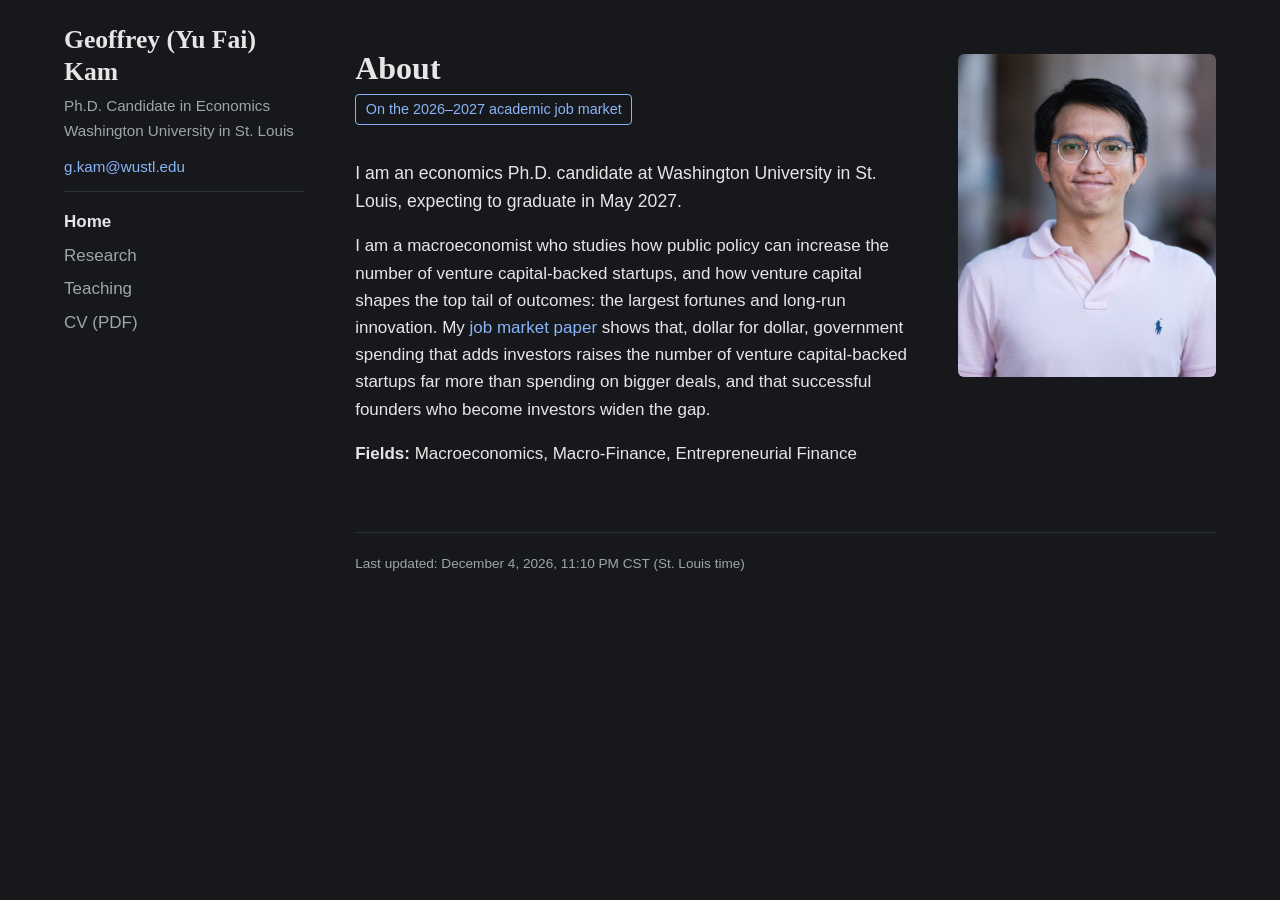
<file: index.html>
<!doctype html>
<html lang="en">
<head>
  <meta charset="utf-8">
  <meta name="viewport" content="width=device-width, initial-scale=1">
  <meta name="color-scheme" content="dark">
  <title>Geoffrey Kam | Economics</title>
  <meta name="description" content="Geoffrey (Yu Fai) Kam, Ph.D. candidate in economics at Washington University in St. Louis.">
  <link rel="stylesheet" href="style.css?v=6">
  <script src="updated.js?v=3" defer></script>
</head>
<body>
  <div class="layout">
    <aside class="sidebar">
      <p class="site-name"><a href="index.html">Geoffrey (Yu Fai) Kam</a></p>
      <p class="role">Ph.D. Candidate in Economics<br>Washington University in St. Louis</p>
      <p class="contact"><a href="mailto:g.kam@wustl.edu">g.kam@wustl.edu</a></p>
      <ul class="links">
        <li hidden><a href="https://scholar.google.com/citations?user=[ID]">Google Scholar</a></li>
        <li hidden><a href="https://papers.ssrn.com/sol3/cf_dev/AbsByAuth.cfm?per_id=[ID]">SSRN</a></li>
        <li hidden><a href="https://www.linkedin.com/in/[handle]">LinkedIn</a></li>
        <li hidden><a href="https://github.com/GeoffKAM">GitHub</a></li>
      </ul>
      <nav>
        <ul>
          <li><a href="index.html" aria-current="page">Home</a></li>
          <li><a href="research.html">Research</a></li>
          <li><a href="teaching.html">Teaching</a></li>
          <li><a href="files/cv.pdf">CV (PDF)</a></li>
        </ul>
      </nav>
    </aside>

    <main>
    <div class="intro">
      <div>
        <h1>About</h1>
        <p class="jm-banner">On the 2026–2027 academic job market</p>
        <p class="lead">I am an economics Ph.D. candidate at Washington University in St. Louis, expecting to graduate in May 2027.</p>
        <p>I am a macroeconomist who studies how public policy can increase the number of venture capital-backed startups, and how venture capital shapes the top tail of outcomes: the largest fortunes and long-run innovation. My <a href="research.html#jmp">job market paper</a> shows that, dollar for dollar, government spending that adds investors raises the number of venture capital-backed startups far more than spending on bigger deals, and that successful founders who become investors widen the gap.</p>
        <p><strong>Fields:</strong> Macroeconomics, Macro-Finance, Entrepreneurial Finance</p>
      </div>
      <img class="portrait" src="images/photo.jpg" alt="Photo of Geoffrey Kam" width="640" height="800">
    </div>

    <section hidden>
      <h2>References</h2>
      <ul class="plain-list">
        <li>[Name], [Title], [Institution] — <a href="mailto:[email]">[email]</a></li>
        <li>[Name], [Title], [Institution] — <a href="mailto:[email]">[email]</a></li>
        <li>[Name], [Title], [Institution] — <a href="mailto:[email]">[email]</a></li>
      </ul>
    </section>
  </main>

  <footer class="site-footer">Last updated: <span id="updated">October 25, 2026, 7:23 PM CDT</span> (St. Louis time)</footer>
  </div>
</body>
</html>
</file>
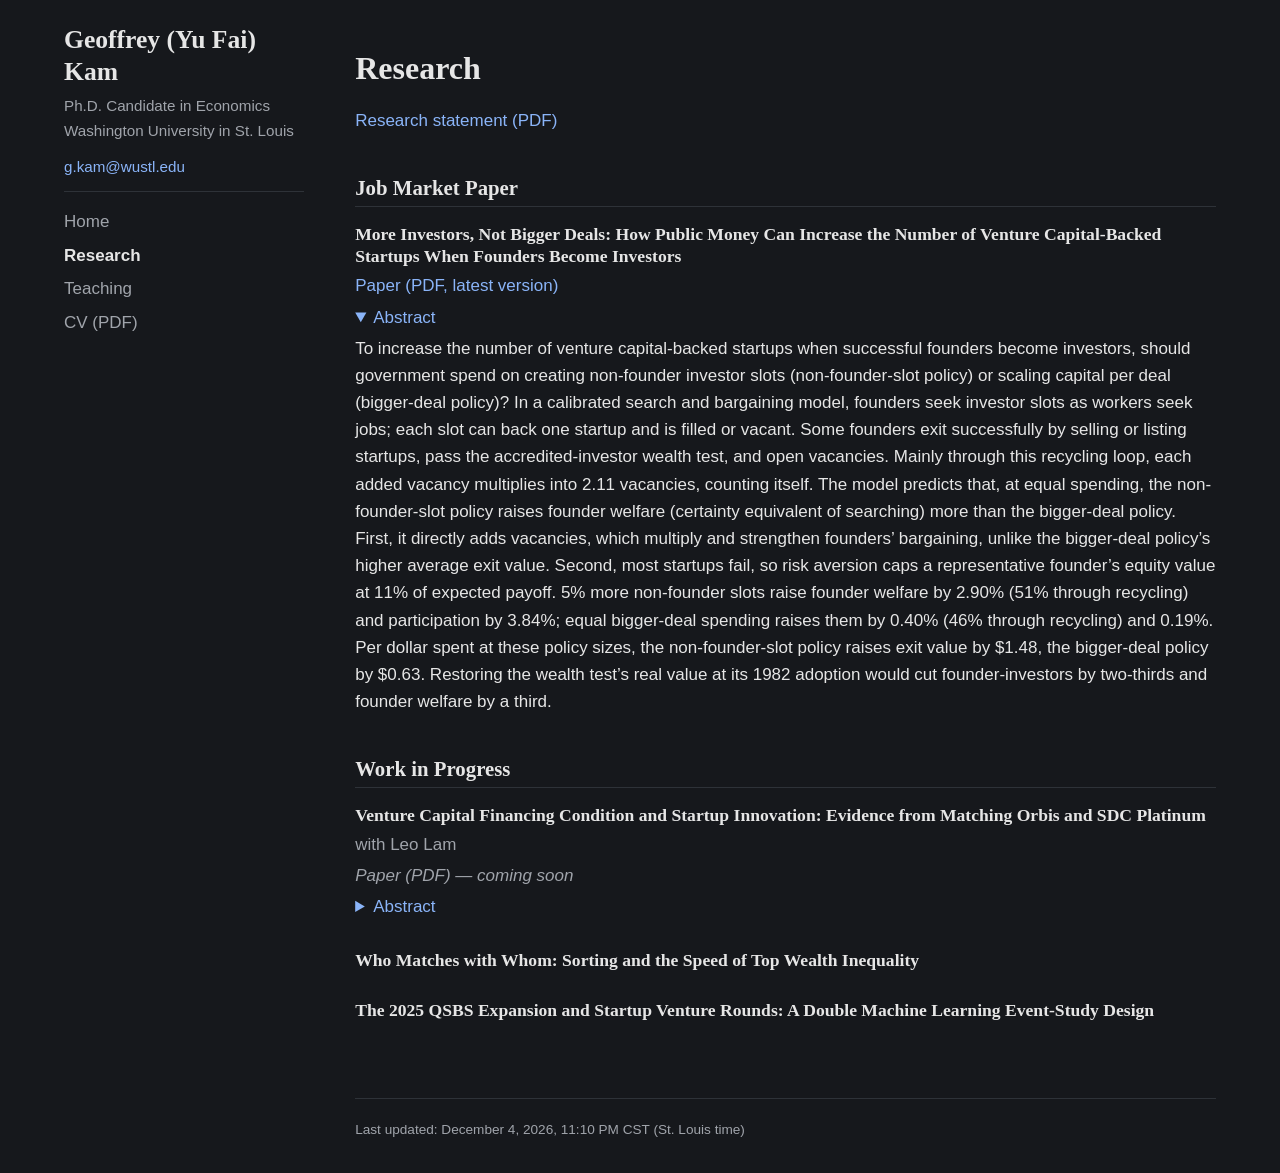
<file: research.html>
<!doctype html>
<html lang="en">
<head>
  <meta charset="utf-8">
  <meta name="viewport" content="width=device-width, initial-scale=1">
  <meta name="color-scheme" content="dark">
  <title>Research | Geoffrey Kam</title>
  <link rel="stylesheet" href="style.css?v=6">
  <script src="updated.js?v=3" defer></script>
</head>
<body>
  <div class="layout">
    <aside class="sidebar">
      <p class="site-name"><a href="index.html">Geoffrey (Yu Fai) Kam</a></p>
      <p class="role">Ph.D. Candidate in Economics<br>Washington University in St. Louis</p>
      <p class="contact"><a href="mailto:g.kam@wustl.edu">g.kam@wustl.edu</a></p>
      <ul class="links">
        <li hidden><a href="https://scholar.google.com/citations?user=[ID]">Google Scholar</a></li>
        <li hidden><a href="https://papers.ssrn.com/sol3/cf_dev/AbsByAuth.cfm?per_id=[ID]">SSRN</a></li>
        <li hidden><a href="https://www.linkedin.com/in/[handle]">LinkedIn</a></li>
        <li hidden><a href="https://github.com/GeoffKAM">GitHub</a></li>
      </ul>
      <nav>
        <ul>
          <li><a href="index.html">Home</a></li>
          <li><a href="research.html" aria-current="page">Research</a></li>
          <li><a href="teaching.html">Teaching</a></li>
          <li><a href="files/cv.pdf">CV (PDF)</a></li>
        </ul>
      </nav>
    </aside>

    <main>
    <h1>Research</h1>
    <p><a href="files/statements/research-statement.pdf">Research statement (PDF)</a></p>

    <h2>Job Market Paper</h2>
    <article class="paper" id="jmp">
      <h3>More Investors, Not Bigger Deals: How Public Money Can Increase the Number of Venture Capital-Backed Startups When Founders Become Investors</h3>
      <p class="paper-links"><a href="https://geoffkam.github.io/files/papers/JMP.pdf">Paper (PDF, latest version)</a><a href="files/papers/jmp-slides.pdf" hidden>Slides</a></p>
      <details class="abstract" open>
        <summary>Abstract</summary>
        <p>To increase the number of venture capital-backed startups when successful founders become investors, should government spend on creating non-founder investor slots (non-founder-slot policy) or scaling capital per deal (bigger-deal policy)? In a calibrated search and bargaining model, founders seek investor slots as workers seek jobs; each slot can back one startup and is filled or vacant. Some founders exit successfully by selling or listing startups, pass the accredited-investor wealth test, and open vacancies. Mainly through this recycling loop, each added vacancy multiplies into 2.11 vacancies, counting itself. The model predicts that, at equal spending, the non-founder-slot policy raises founder welfare (certainty equivalent of searching) more than the bigger-deal policy. First, it directly adds vacancies, which multiply and strengthen founders’ bargaining, unlike the bigger-deal policy’s higher average exit value. Second, most startups fail, so risk aversion caps a representative founder’s equity value at 11% of expected payoff. 5% more non-founder slots raise founder welfare by 2.90% (51% through recycling) and participation by 3.84%; equal bigger-deal spending raises them by 0.40% (46% through recycling) and 0.19%. Per dollar spent at these policy sizes, the non-founder-slot policy raises exit value by $1.48, the bigger-deal policy by $0.63. Restoring the wealth test’s real value at its 1982 adoption would cut founder-investors by two-thirds and founder welfare by a third.</p>
      </details>
    </article>

    <section hidden>
      <h2>Working Papers</h2>
      <article class="paper">
        <h3>[Working paper title]</h3>
        <p class="authors" hidden>with [Coauthor]</p>
        <p class="venue" hidden>[Revise and resubmit at Journal]</p>
        <p class="paper-links" hidden><a href="files/papers/paper2.pdf">Draft (PDF)</a></p>
        <details class="abstract" hidden>
          <summary>Abstract</summary>
          <p>[Abstract]</p>
        </details>
      </article>
    </section>

    <h2>Work in Progress</h2>
    <article class="paper">
      <h3>Venture Capital Financing Condition and Startup Innovation: Evidence from Matching Orbis and SDC Platinum</h3>
      <p class="authors">with Leo Lam</p>
      <p class="paper-links" hidden><a href="files/papers/vc-cycle.pdf">Draft (PDF)</a></p>
      <p class="paper-links soon">Paper (PDF) — coming soon</p>
      <details class="abstract">
        <summary>Abstract</summary>
        <p>The leading evidence on hot venture markets and innovation (Nanda and Rhodes-Kropf, 2013) follows patents for startups that went public and tracks their innovation performance for a three-year window after first funding. We extend the analysis by merging two datasets: SDC Platinum records startups’ venture financing histories, while Orbis tracks their patenting activities. Although the two datasets lack a common identifier, we take the 32,668 US venture capital-backed startups first financed from 1980 to 2019 in SDC Platinum and link 6,467 of them to their patents in Orbis. We also contribute by extending the tracking window for innovation performance of the startups for up to ten years after first funding, which allows us to have a more comprehensive picture of their startup life cycles. With heat measured as the detrended number of startups receiving a first round in the quarter, startups first financed in a quarter one standard deviation hotter receive 0.139 more log total citations over their first ten years (wild bootstrap <i>p</i> = 0.046), about 15% more than startups first financed in an average quarter.</p>
      </details>
    </article>

    <article class="paper">
      <h3>Who Matches with Whom: Sorting and the Speed of Top Wealth Inequality</h3>
      <p class="paper-links" hidden><a href="files/papers/pam.pdf">Draft (PDF)</a></p>
      <details class="abstract" hidden>
        <summary>Abstract</summary>
        <p>[Abstract]</p>
      </details>
    </article>

    <article class="paper">
      <h3>The 2025 QSBS Expansion and Startup Venture Rounds: A Double Machine Learning Event-Study Design</h3>
      <p class="paper-links" hidden><a href="files/papers/qsbs.pdf">Draft (PDF)</a></p>
      <details class="abstract" hidden>
        <summary>Abstract</summary>
        <p>[Abstract]</p>
      </details>
    </article>
  </main>

  <footer class="site-footer">Last updated: <span id="updated">October 25, 2026, 7:23 PM CDT</span> (St. Louis time)</footer>
  </div>
</body>
</html>
</file>
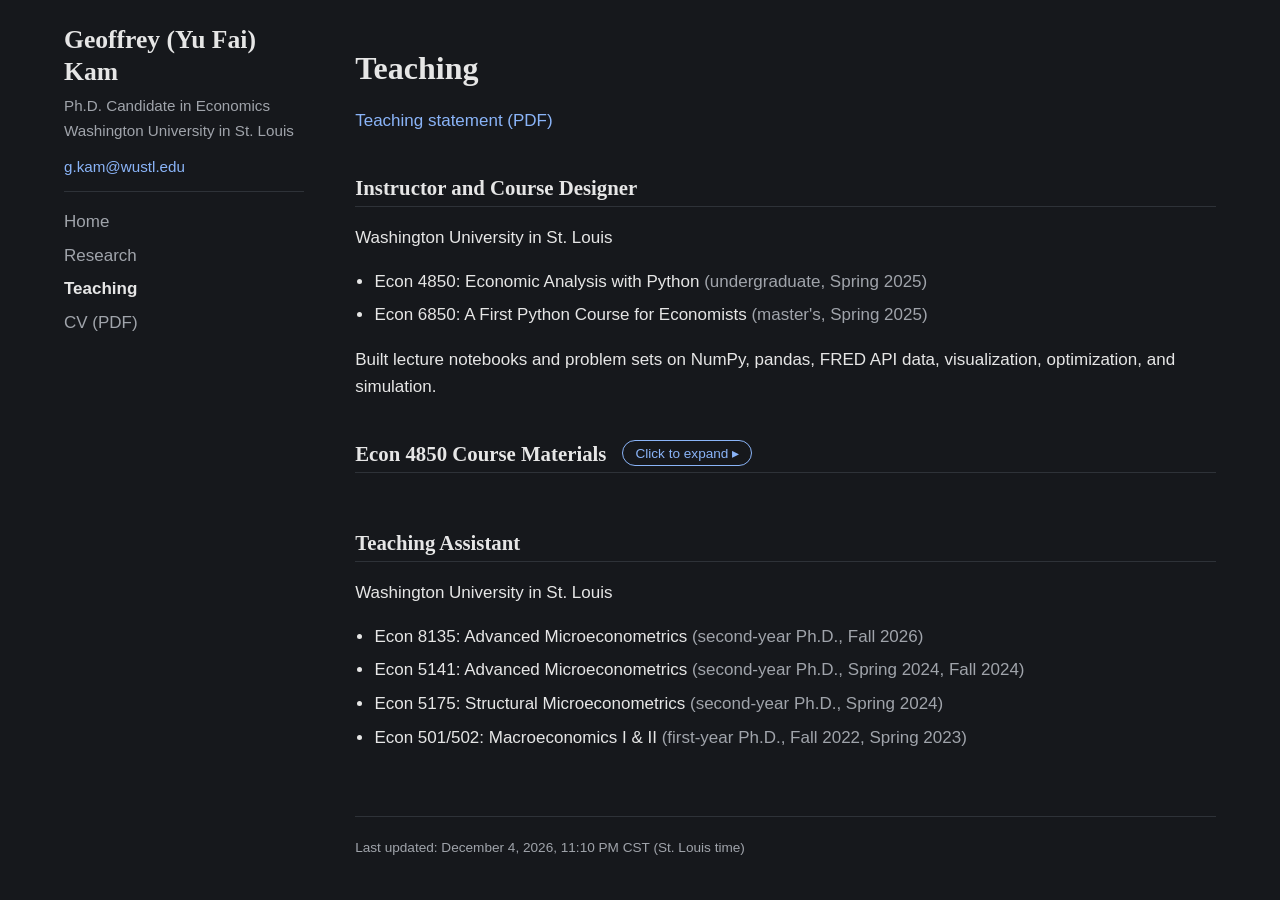
<file: teaching.html>
<!doctype html>
<html lang="en">
<head>
  <meta charset="utf-8">
  <meta name="viewport" content="width=device-width, initial-scale=1">
  <meta name="color-scheme" content="dark">
  <title>Teaching | Geoffrey Kam</title>
  <link rel="stylesheet" href="style.css?v=6">
  <script src="updated.js?v=3" defer></script>
</head>
<body>
  <div class="layout">
    <aside class="sidebar">
      <p class="site-name"><a href="index.html">Geoffrey (Yu Fai) Kam</a></p>
      <p class="role">Ph.D. Candidate in Economics<br>Washington University in St. Louis</p>
      <p class="contact"><a href="mailto:g.kam@wustl.edu">g.kam@wustl.edu</a></p>
      <ul class="links">
        <li hidden><a href="https://scholar.google.com/citations?user=[ID]">Google Scholar</a></li>
        <li hidden><a href="https://papers.ssrn.com/sol3/cf_dev/AbsByAuth.cfm?per_id=[ID]">SSRN</a></li>
        <li hidden><a href="https://www.linkedin.com/in/[handle]">LinkedIn</a></li>
        <li hidden><a href="https://github.com/GeoffKAM">GitHub</a></li>
      </ul>
      <nav>
        <ul>
          <li><a href="index.html">Home</a></li>
          <li><a href="research.html">Research</a></li>
          <li><a href="teaching.html" aria-current="page">Teaching</a></li>
          <li><a href="files/cv.pdf">CV (PDF)</a></li>
        </ul>
      </nav>
    </aside>

    <main>
    <h1>Teaching</h1>
    <p><a href="files/statements/teaching-statement.pdf">Teaching statement (PDF)</a></p>
    <p hidden><a href="files/teaching/evaluations.pdf">Teaching evaluations (PDF)</a></p>

    <h2>Instructor and Course Designer</h2>
    <p>Washington University in St. Louis</p>
    <ul class="plain-list">
      <li>Econ 4850: Economic Analysis with Python <span class="term">(undergraduate, Spring 2025)</span></li>
      <li>Econ 6850: A First Python Course for Economists <span class="term">(master's, Spring 2025)</span></li>
    </ul>
    <p>Built lecture notebooks and problem sets on NumPy, pandas, FRED API data, visualization, optimization, and simulation.</p>

    <details id="econ-4850" class="course">
      <summary><h2>Econ 4850 Course Materials</h2></summary>
      <p>Lecture notes and problem sets from Econ 4850: Economic Analysis with Python (Spring 2025), as Jupyter notebooks. The lecture notes were run end to end, so every output comes from the code shown; the problem sets contain the questions only.</p>
      <p class="note">Each link downloads a notebook. Open it in JupyterLab or VS Code, or upload it to Google Colab. To run everything, install <a href="https://www.anaconda.com/download">Anaconda</a> (Python 3.11 or later) and <code>pip install autograd fredapi plotly</code>.</p>
      <p><a href="files/teaching/econ4850-syllabus.pdf">Syllabus (PDF)</a></p>

      <h3>Lecture notes</h3>
      <ol class="materials">
        <li><span class="num">1</span><a href="4850/lectures/L01_Introduction.ipynb" download>Introduction</a></li>
        <li><span class="num">2</span><a href="4850/lectures/L02_Python_Essentials.ipynb" download>Python essentials</a></li>
        <li><span class="num">3a</span><a href="4850/lectures/L03a_NumPy.ipynb" download>NumPy</a></li>
        <li><span class="num">3b</span><a href="4850/lectures/L03b_Numerical_Methods.ipynb" download>Numerical methods</a></li>
        <li><span class="num">3c</span><a href="4850/lectures/L03c_Gradient_Descent.ipynb" download>Gradient descent</a><span class="tag">bonus</span></li>
        <li><span class="num">4</span><a href="4850/lectures/L04_Pandas_Basics.ipynb" download>pandas basics</a></li>
        <li><span class="num">5</span><a href="4850/lectures/L05_FRED_API.ipynb" download>Data from the FRED API</a><span class="tag">needs a <a href="https://fred.stlouisfed.org/docs/api/api_key.html">FRED API key</a></span></li>
        <li><span class="num">6</span><a href="4850/lectures/L06_Plotting.ipynb" download>Plotting</a></li>
        <li><span class="num">7a</span><a href="4850/lectures/L07a_Simulation.ipynb" download>Simulation</a></li>
        <li><span class="num">7b</span><a href="4850/lectures/L07b_SMM.ipynb" download>The simulated method of moments</a></li>
        <li><span class="num">8</span><a href="4850/lectures/L08_Value_Function_Iteration.ipynb" download>Value function iteration</a></li>
      </ol>

      <h3>Problem sets</h3>
      <ol class="materials">
        <li><span class="num">1</span><a href="4850/homework/HW1.ipynb" download>Monte Carlo simulation and dynamic programming</a></li>
        <li><span class="num">2</span><a href="4850/homework/HW2.ipynb" download>Newton's method and empirical distribution functions</a></li>
        <li><span class="num">3</span><a href="4850/homework/HW3.ipynb" download>Taylor approximation and differential equations</a></li>
        <li class="companion"><span class="num"></span><a href="4850/homework/HW3_SIR_Demonstration.ipynb" download>SIR model demonstration</a><span class="tag">companion to problem set 3</span></li>
        <li><span class="num">4</span><a href="4850/homework/HW4_Global_Minimum.ipynb" download>Local and global minimization</a></li>
        <li><span class="num">5</span><a href="4850/homework/HW5_SMM.ipynb" download>Simulated method of moments</a></li>
      </ol>
    </details>

    <h2>Teaching Assistant</h2>
    <p>Washington University in St. Louis</p>
    <ul class="plain-list">
      <li>Econ 8135: Advanced Microeconometrics <span class="term">(second-year Ph.D., Fall 2026)</span></li>
      <li>Econ 5141: Advanced Microeconometrics <span class="term">(second-year Ph.D., Spring 2024, Fall 2024)</span></li>
      <li>Econ 5175: Structural Microeconometrics <span class="term">(second-year Ph.D., Spring 2024)</span></li>
      <li>Econ 501/502: Macroeconomics I &amp; II <span class="term">(first-year Ph.D., Fall 2022, Spring 2023)</span></li>
    </ul>
  </main>
  <script>
    // Open the collapsed course materials when they are reached through a #link
    const openTarget = (id) => {
      const target = document.getElementById(id);
      if (target && target.tagName === "DETAILS") target.open = true;
    };
    openTarget(location.hash.slice(1));
    document.querySelectorAll('a[href^="#"]').forEach((link) =>
      link.addEventListener("click", () => openTarget(link.hash.slice(1)))
    );
  </script>

  <footer class="site-footer">Last updated: <span id="updated">October 25, 2026, 7:23 PM CDT</span> (St. Louis time)</footer>
  </div>
</body>
</html>
</file>
<file: style.css>
/* Dark theme on every device, whatever the visitor's system setting */
:root {
  color-scheme: dark;
  --bg: #16181c;
  --text: #e6e6e6;
  --muted: #a0a4ab;
  --accent: #8ab4f8;
  --rule: #2e3238;
  --serif: "Charter", "Iowan Old Style", "Georgia", serif;
  --sans: -apple-system, BlinkMacSystemFont, "Segoe UI", "Helvetica Neue", Arial, sans-serif;
}

[hidden] { display: none !important; }

* { box-sizing: border-box; }

body {
  margin: 0;
  background: var(--bg);
  color: var(--text);
  font-family: var(--sans);
  font-size: 17px;
  line-height: 1.6;
}

a { color: var(--accent); text-decoration: none; }
a:hover { text-decoration: underline; }

/* Page layout: sidebar left, content right, full window width; stacks on narrow screens */
.layout {
  padding: 0 16px;
}

@media (min-width: 760px) {
  .layout {
    display: grid;
    grid-template-columns: clamp(12rem, 22vw, 15rem) minmax(0, 1fr);
    grid-template-areas:
      "side main"
      "side foot";
    column-gap: clamp(2rem, 4vw, 5rem);
    padding: 0 clamp(2rem, 5vw, 5rem);
  }
  .sidebar {
    grid-area: side;
    position: sticky;
    top: 0;
    align-self: start;
    padding: 3rem 0;
  }
  main { grid-area: main; }
  .site-footer { grid-area: foot; }
}

/* Sidebar */
.sidebar {
  padding: 1.5rem 0;
  border-bottom: 1px solid var(--rule);
}
@media (min-width: 760px) {
  .sidebar { border-bottom: 0; }
}
.site-name {
  font-family: var(--serif);
  font-size: 1.6rem;
  font-weight: 600;
  line-height: 1.25;
  margin: 0;
}
.site-name a { color: var(--text); }
.site-name a:hover { text-decoration: none; }
.role { color: var(--muted); margin: 0.4rem 0 0.75rem; font-size: 0.95rem; }
.contact { margin: 0 0 0.75rem; font-size: 0.95rem; overflow-wrap: anywhere; }

.links, nav ul {
  list-style: none;
  margin: 0;
  padding: 0;
}
.links { display: flex; flex-wrap: wrap; gap: 0.25rem 1rem; font-size: 0.95rem; margin-bottom: 0.75rem; }
.links:not(:has(li:not([hidden]))) { display: none; }

nav ul { display: flex; flex-wrap: wrap; gap: 0.5rem 1.25rem; }
nav a { color: var(--muted); }
nav a[aria-current="page"] { color: var(--text); font-weight: 600; }

@media (min-width: 760px) {
  nav { border-top: 1px solid var(--rule); padding-top: 1rem; margin-top: 0.5rem; }
  nav ul { flex-direction: column; gap: 0.4rem; }
}

/* Main content */
main { padding: 2rem 0 3rem; }
@media (min-width: 760px) {
  main { padding-top: 3rem; }
}
main > :first-child { margin-top: 0; }

h1, h2, h3 { font-family: var(--serif); font-weight: 600; line-height: 1.3; }
h1 { font-size: 2rem; margin: 0 0 0.25rem; }
h2 {
  font-size: 1.3rem;
  margin: 2.5rem 0 1rem;
  padding-bottom: 0.3rem;
  border-bottom: 1px solid var(--rule);
}
h3 { font-size: 1.1rem; margin: 0; }

.jm-banner {
  display: inline-block;
  margin: 0 0 1rem;
  padding: 0.2rem 0.6rem;
  border: 1px solid var(--accent);
  border-radius: 4px;
  color: var(--accent);
  font-size: 0.9rem;
}
.lead { font-size: 1.1rem; }

/* Home intro: About text left, photo panel right */
.intro { display: flex; align-items: flex-start; gap: 2.5rem; }
.intro > div { flex: 1; min-width: 0; }
.portrait {
  flex-shrink: 0;
  width: 34%;
  max-width: 28rem;
  height: auto;
  margin-top: 0.4rem;
  border-radius: 6px;
}
@media (min-width: 760px) {
  .portrait { width: 30%; }
}

/* Paper and item entries */
.paper { margin: 0 0 1.75rem; }
.paper p { margin: 0.25rem 0; }
.authors, .venue { color: var(--muted); }
.paper-links a + a::before {
  content: "·";
  color: var(--muted);
  margin: 0 0.5rem;
}
details summary {
  cursor: pointer;
  color: var(--accent);
  margin-top: 0.25rem;
}
details p { margin-top: 0.5rem; }

.plain-list { padding-left: 1.2rem; }
.plain-list li { margin-bottom: 0.4rem; }
.term { color: var(--muted); }

/* Placeholder for a file not yet posted ("coming soon") */
.soon { color: var(--muted); font-style: italic; }

/* Course materials: collapsible section with numbered notebook lists */
.course > summary { list-style: none; color: inherit; margin: 0; }
.course > summary::-webkit-details-marker { display: none; }
.course > summary h2 { display: flex; flex-wrap: wrap; align-items: center; gap: 0.5rem 1rem; }
.course > summary h2::after {
  content: "Click to expand ▸";
  flex-shrink: 0;
  padding: 0.2rem 0.75rem;
  border: 1px solid var(--accent);
  border-radius: 999px;
  color: var(--accent);
  font-family: var(--sans);
  font-size: 0.85rem;
  font-weight: 500;
  white-space: nowrap;
}
.course[open] > summary h2::after { content: "Click to collapse ▾"; }
.course > summary:hover h2::after { background: var(--rule); }
.course > summary:focus-visible { outline: 2px solid var(--accent); outline-offset: 4px; }
.course h3 { margin: 2rem 0 0.5rem; }
.note { color: var(--muted); font-size: 0.95rem; }
code {
  font-family: ui-monospace, SFMono-Regular, Menlo, Consolas, monospace;
  font-size: 0.88em;
  padding: 0.1em 0.35em;
  border-radius: 4px;
  background: var(--rule);
  -webkit-box-decoration-break: clone;
  box-decoration-break: clone;
}
.materials {
  list-style: none;
  margin: 0;
  padding: 0;
  border-top: 1px solid var(--rule);
}
.materials li {
  display: grid;
  grid-template-columns: 2.5rem minmax(0, 1fr);
  column-gap: 0.75rem;
  padding: 0.5rem 0;
  border-bottom: 1px solid var(--rule);
}
.materials .num {
  color: var(--muted);
  font-family: var(--serif);
  font-variant-numeric: tabular-nums;
}
.materials .tag {
  grid-column: 2;
  color: var(--muted);
  font-size: 0.85rem;
}
.materials .companion > a { padding-left: 1rem; }
.materials .companion .tag { padding-left: 1rem; }
@media (min-width: 760px) {
  .materials li { grid-template-columns: 2.5rem minmax(0, 1fr) auto; align-items: baseline; }
  .materials .tag { grid-column: 3; text-align: right; }
}

.site-footer {
  border-top: 1px solid var(--rule);
  padding: 1.25rem 0 2rem;
  color: var(--muted);
  font-size: 0.85rem;
}
</file>
